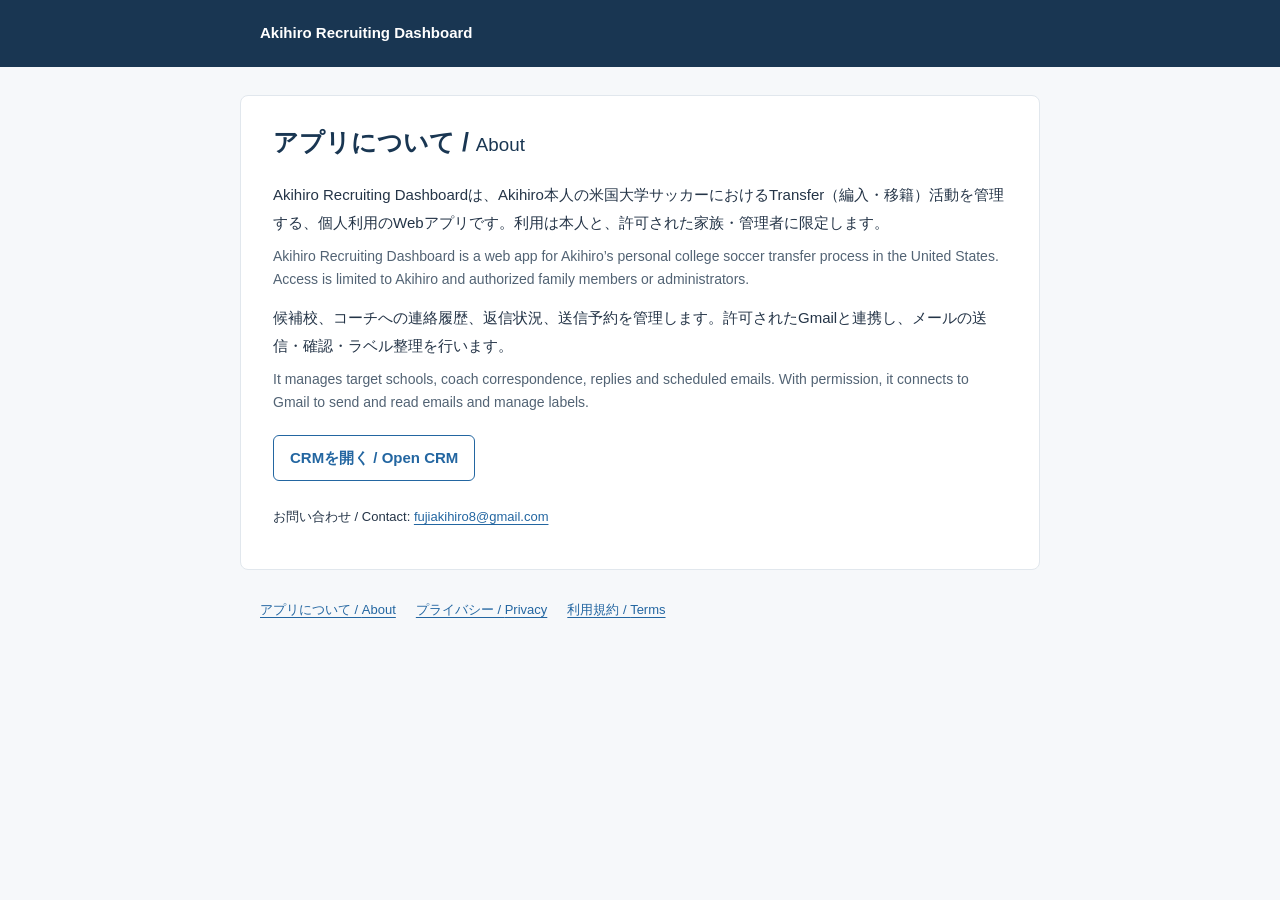
<file: about.html>
<!doctype html>
<html lang="ja">
<head>
  <meta charset="utf-8">
  <meta name="viewport" content="width=device-width, initial-scale=1">
  <meta name="description" content="Akihiro本人の大学サッカーのTransfer活動を管理する個人利用のWebアプリ。">
  <meta name="referrer" content="no-referrer">
  <title>アプリについて — Akihiro Recruiting Dashboard</title>
  <link rel="stylesheet" href="public-pages.css">
</head>
<body>
  <header class="site-header"><a href="about.html">Akihiro Recruiting Dashboard</a></header>
  <main>
    <h1>アプリについて / <span lang="en">About</span></h1>
    <p>Akihiro Recruiting Dashboardは、Akihiro本人の米国大学サッカーにおけるTransfer（編入・移籍）活動を管理する、個人利用のWebアプリです。利用は本人と、許可された家族・管理者に限定します。</p>
    <p class="translation" lang="en">Akihiro Recruiting Dashboard is a web app for Akihiro’s personal college soccer transfer process in the United States. Access is limited to Akihiro and authorized family members or administrators.</p>
    <p>候補校、コーチへの連絡履歴、返信状況、送信予約を管理します。許可されたGmailと連携し、メールの送信・確認・ラベル整理を行います。</p>
    <p class="translation" lang="en">It manages target schools, coach correspondence, replies and scheduled emails. With permission, it connects to Gmail to send and read emails and manage labels.</p>
    <p><a class="button" href="./">CRMを開く / <span lang="en">Open CRM</span></a></p>
    <p class="contact">お問い合わせ / <span lang="en">Contact:</span> <a href="mailto:fujiakihiro8@gmail.com">fujiakihiro8@gmail.com</a></p>
  </main>
  <footer><nav aria-label="アプリ情報"><a href="about.html" aria-current="page">アプリについて / <span lang="en">About</span></a><a href="privacy.html">プライバシー / <span lang="en">Privacy</span></a><a href="terms.html">利用規約 / <span lang="en">Terms</span></a></nav></footer>
</body>
</html>
</file>
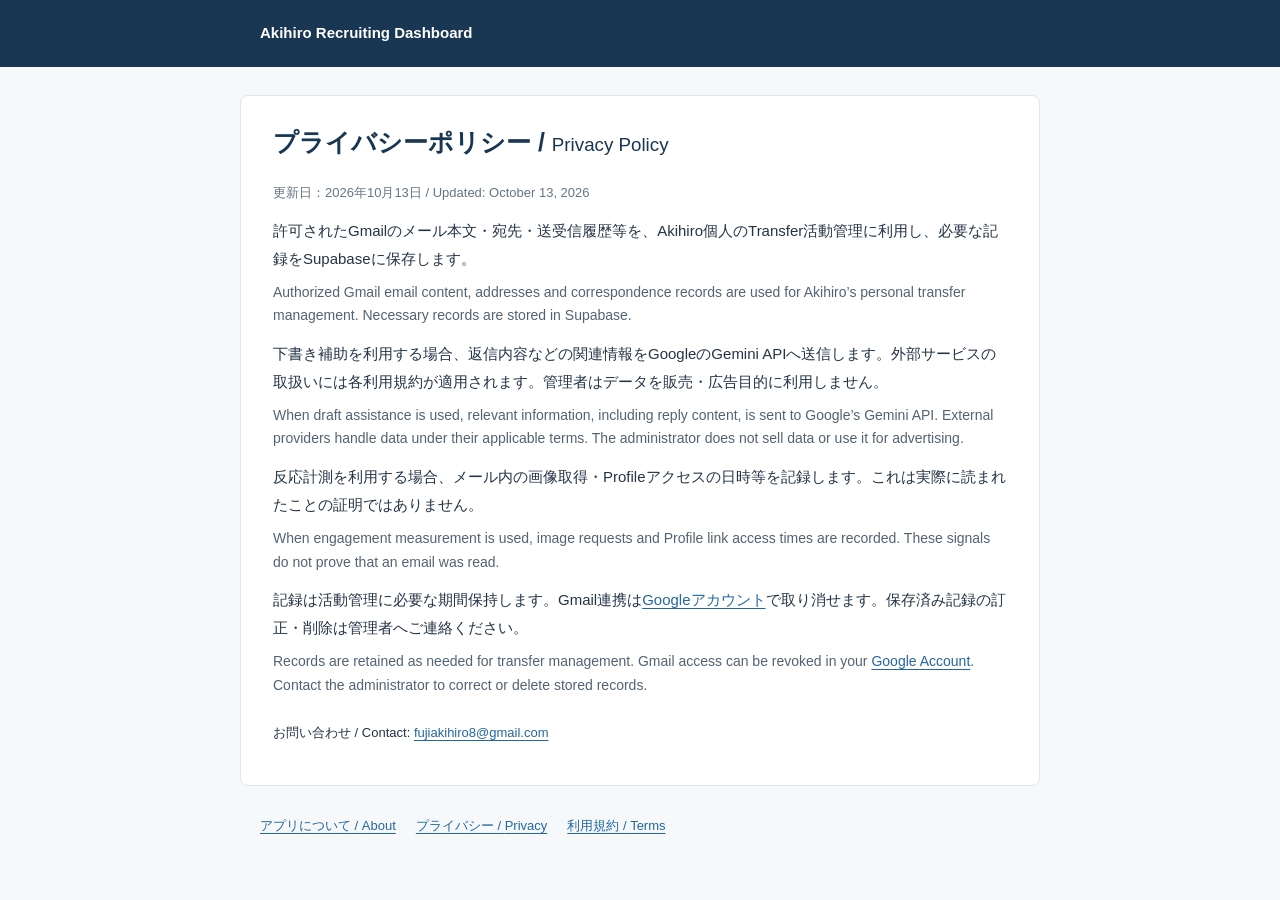
<file: privacy.html>
<!doctype html>
<html lang="ja">
<head>
  <meta charset="utf-8">
  <meta name="viewport" content="width=device-width, initial-scale=1">
  <meta name="description" content="個人のTransfer活動管理における情報の取扱い。">
  <meta name="referrer" content="no-referrer">
  <title>プライバシーポリシー — Akihiro Recruiting Dashboard</title>
  <link rel="stylesheet" href="public-pages.css">
</head>
<body>
  <header class="site-header"><a href="about.html">Akihiro Recruiting Dashboard</a></header>
  <main>
    <h1>プライバシーポリシー / <span lang="en">Privacy Policy</span></h1>
    <p class="updated">更新日：2026年10月13日 / <span lang="en">Updated: October 13, 2026</span></p>
    <p>許可されたGmailのメール本文・宛先・送受信履歴等を、Akihiro個人のTransfer活動管理に利用し、必要な記録をSupabaseに保存します。</p>
    <p class="translation" lang="en">Authorized Gmail email content, addresses and correspondence records are used for Akihiro’s personal transfer management. Necessary records are stored in Supabase.</p>
    <p>下書き補助を利用する場合、返信内容などの関連情報をGoogleのGemini APIへ送信します。外部サービスの取扱いには各利用規約が適用されます。管理者はデータを販売・広告目的に利用しません。</p>
    <p class="translation" lang="en">When draft assistance is used, relevant information, including reply content, is sent to Google’s Gemini API. External providers handle data under their applicable terms. The administrator does not sell data or use it for advertising.</p>
    <p>反応計測を利用する場合、メール内の画像取得・Profileアクセスの日時等を記録します。これは実際に読まれたことの証明ではありません。</p>
    <p class="translation" lang="en">When engagement measurement is used, image requests and Profile link access times are recorded. These signals do not prove that an email was read.</p>
    <p>記録は活動管理に必要な期間保持します。Gmail連携は<a href="https://myaccount.google.com/connections" rel="noreferrer">Googleアカウント</a>で取り消せます。保存済み記録の訂正・削除は管理者へご連絡ください。</p>
    <p class="translation" lang="en">Records are retained as needed for transfer management. Gmail access can be revoked in your <a href="https://myaccount.google.com/connections" rel="noreferrer">Google Account</a>. Contact the administrator to correct or delete stored records.</p>
    <p class="contact">お問い合わせ / <span lang="en">Contact:</span> <a href="mailto:fujiakihiro8@gmail.com">fujiakihiro8@gmail.com</a></p>
  </main>
  <footer><nav aria-label="アプリ情報"><a href="about.html">アプリについて / <span lang="en">About</span></a><a href="privacy.html" aria-current="page">プライバシー / <span lang="en">Privacy</span></a><a href="terms.html">利用規約 / <span lang="en">Terms</span></a></nav></footer>
</body>
</html>
</file>
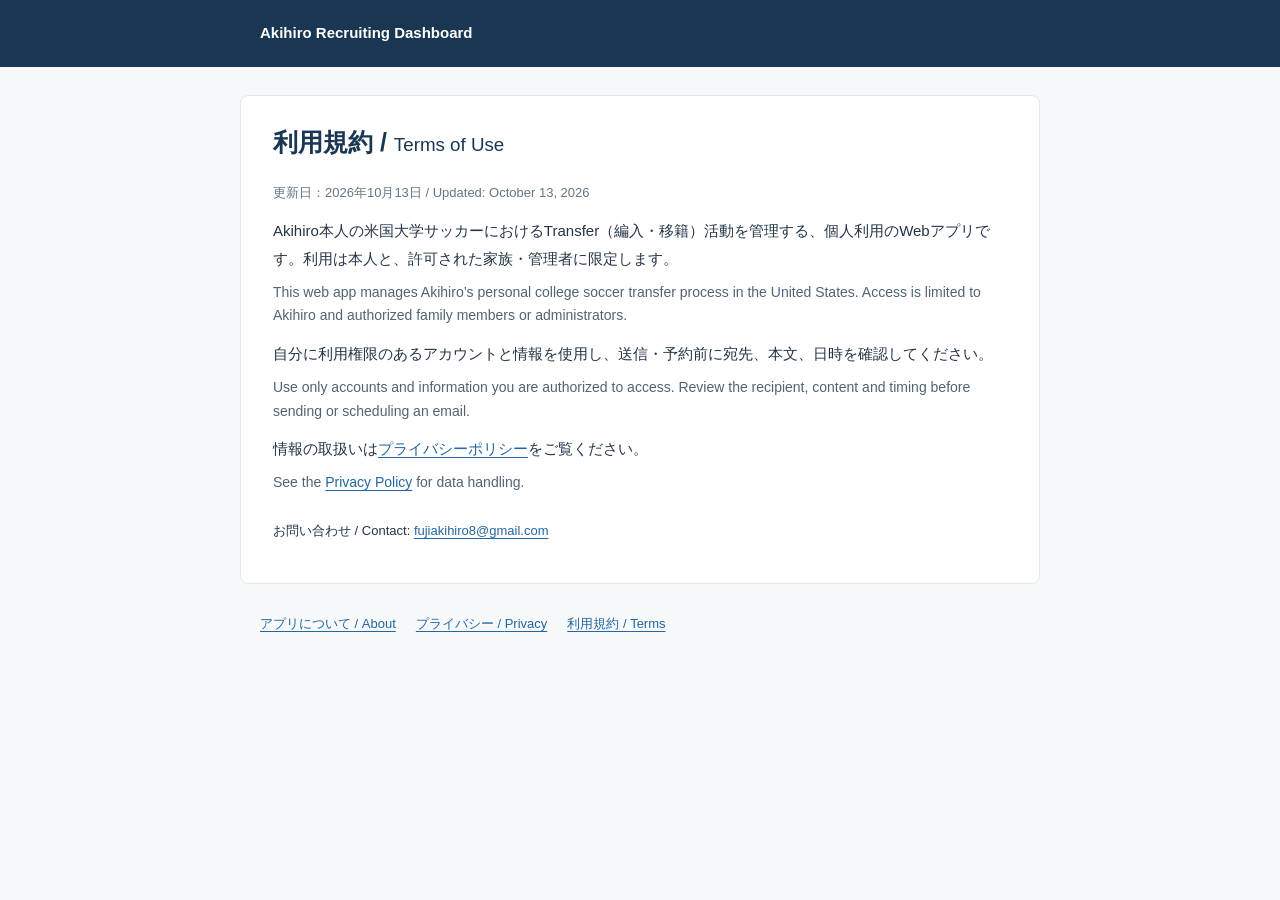
<file: terms.html>
<!doctype html>
<html lang="ja">
<head>
  <meta charset="utf-8">
  <meta name="viewport" content="width=device-width, initial-scale=1">
  <meta name="description" content="Akihiro個人のTransfer活動管理用アプリの利用条件。">
  <meta name="referrer" content="no-referrer">
  <title>利用規約 — Akihiro Recruiting Dashboard</title>
  <link rel="stylesheet" href="public-pages.css">
</head>
<body>
  <header class="site-header"><a href="about.html">Akihiro Recruiting Dashboard</a></header>
  <main>
    <h1>利用規約 / <span lang="en">Terms of Use</span></h1>
    <p class="updated">更新日：2026年10月13日 / <span lang="en">Updated: October 13, 2026</span></p>
    <p>Akihiro本人の米国大学サッカーにおけるTransfer（編入・移籍）活動を管理する、個人利用のWebアプリです。利用は本人と、許可された家族・管理者に限定します。</p>
    <p class="translation" lang="en">This web app manages Akihiro’s personal college soccer transfer process in the United States. Access is limited to Akihiro and authorized family members or administrators.</p>
    <p>自分に利用権限のあるアカウントと情報を使用し、送信・予約前に宛先、本文、日時を確認してください。</p>
    <p class="translation" lang="en">Use only accounts and information you are authorized to access. Review the recipient, content and timing before sending or scheduling an email.</p>
    <p>情報の取扱いは<a href="privacy.html">プライバシーポリシー</a>をご覧ください。</p>
    <p class="translation" lang="en">See the <a href="privacy.html">Privacy Policy</a> for data handling.</p>
    <p class="contact">お問い合わせ / <span lang="en">Contact:</span> <a href="mailto:fujiakihiro8@gmail.com">fujiakihiro8@gmail.com</a></p>
  </main>
  <footer><nav aria-label="アプリ情報"><a href="about.html">アプリについて / <span lang="en">About</span></a><a href="privacy.html">プライバシー / <span lang="en">Privacy</span></a><a href="terms.html" aria-current="page">利用規約 / <span lang="en">Terms</span></a></nav></footer>
</body>
</html>
</file>
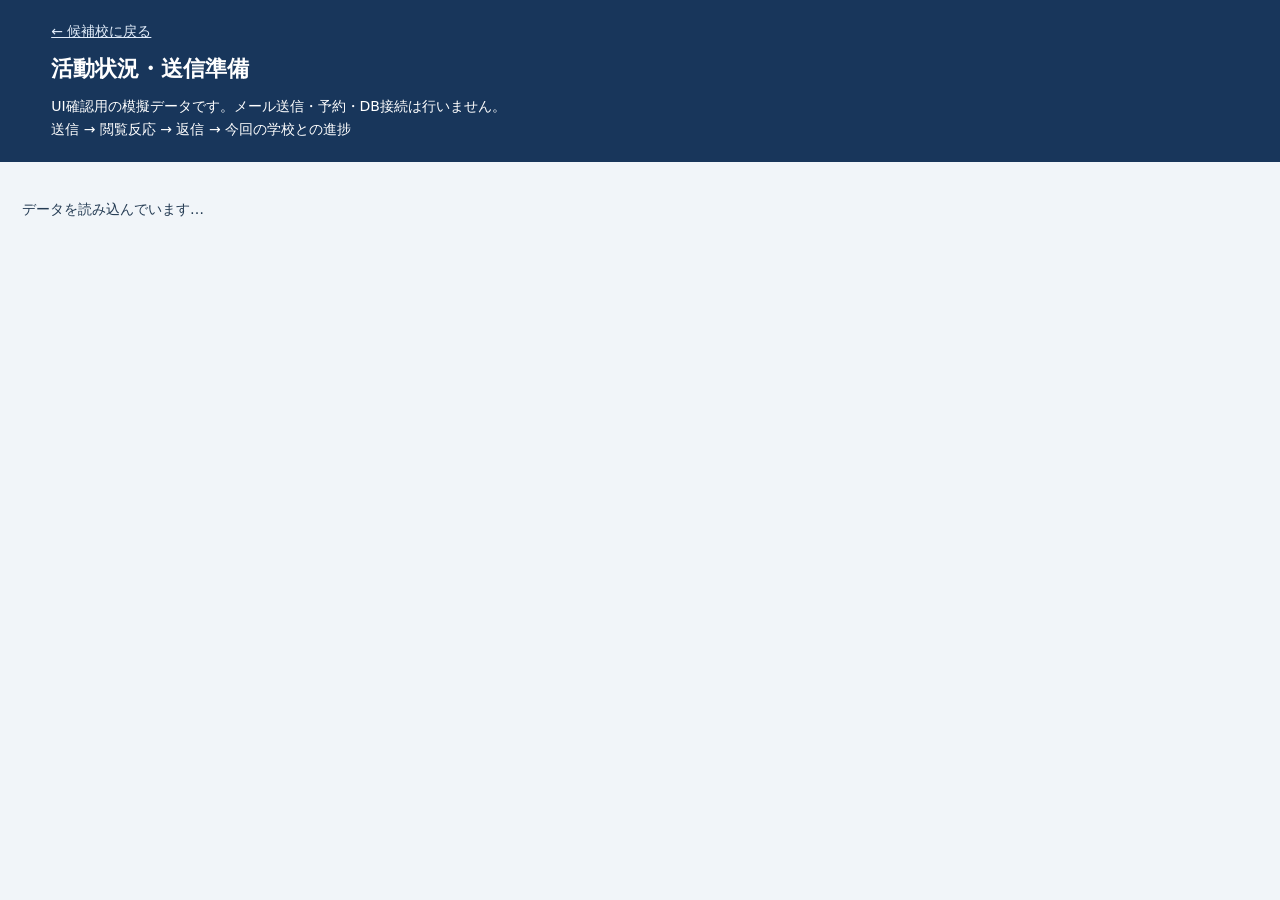
<file: tests/activity-fixture.html>
<!doctype html><html lang="ja"><head><meta charset="utf-8"><meta name="viewport" content="width=device-width,initial-scale=1"><title>CRM UI fixture — no sending</title><script src="activity-fixture-data.js"></script><link rel="stylesheet" href="../activity.css"><script src="../recruiting-status.js?v=20261112-step2b"></script><script src="../activity.js?v=20261112-step2b" defer></script></head><body><header><a href="index.html">← 候補校に戻る</a><h1>活動状況・送信準備</h1><p>UI確認用の模擬データです。メール送信・予約・DB接続は行いません。</p><p>送信 → 閲覧反応 → 返信 → 今回の学校との進捗</p></header><main><p id="message" role="status">データを読み込んでいます…</p><div id="app" hidden><div class="toolbar"><label>活動<select id="campaign"></select></label><label>集計単位<select id="unit"><option value="school">学校</option><option value="coach">コーチ</option></select></label><label>送信段階<select id="stage"><option value="initial">初回メール</option><option value="follow_up_1">Follow-up 1</option><option value="follow_up_2">Follow-up 2</option></select></label><button id="refresh">表示を更新</button><button id="sync-replies">Gmail返信を取り込む</button></div><p id="scope"></p><nav><button id="overview">活動状況</button><button id="prepare">送信準備</button><button id="preflight">予約前チェック</button><a href="index.html?area=active">返信済み学校・過去のやり取り</a></nav><section id="stats"><div id="charts" class="charts"></div><p>反応の円グラフはYouTube → Profile → 開封の兆候の順に1区分へ集計。重複を含む各反応の実数も表示します。「反応未検知」は未読の証明ではありません。</p></section><section><div class="toolbar"><label>学校・コーチを検索<input id="search" type="search"></label><label>表示<select id="filter"><option value="all">すべて</option><option value="ready">送信候補</option><option value="review">要確認（作業が必要）</option><option value="excluded">今回の一括送信対象外</option></select></label><button id="clear">グラフの絞り込みを解除</button></div><section id="sync-issues" aria-label="同期の要確認"></section><p id="result"></p><div id="list"></div></section></div></main><dialog id="detail"><div class="dialog-head"><h2 id="detail-title"></h2><button id="close">閉じる ×</button></div><div id="detail-body"></div></dialog></body></html>
</file>
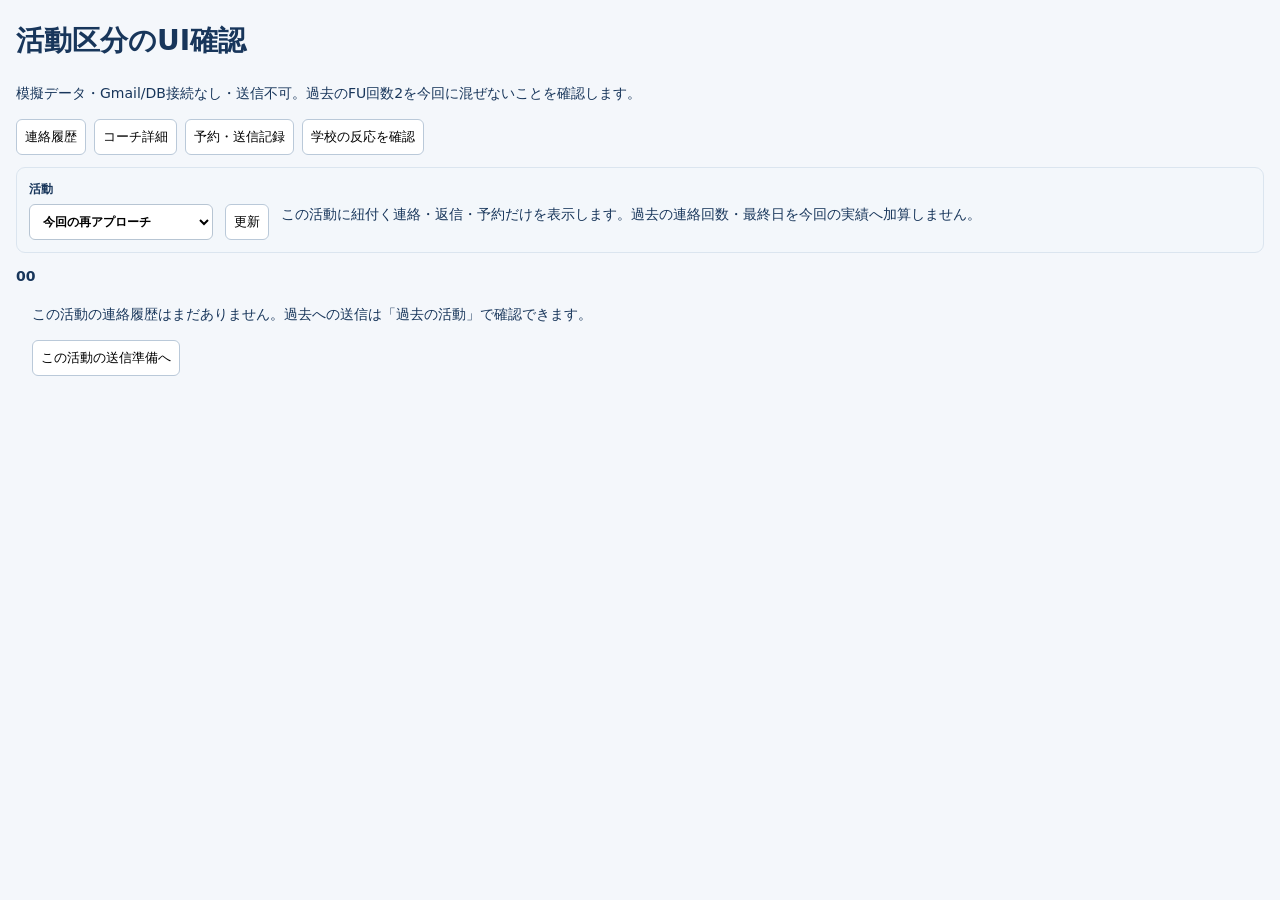
<file: tests/activity-scope-preview.html>
<!doctype html><html lang="ja"><meta charset="utf-8"><meta name="viewport" content="width=device-width,initial-scale=1"><title>Activity scope UI fixture</title><link rel="stylesheet" href="../recruiting-activity-scope.css"><style>body{font:14px/1.6 system-ui;margin:16px;color:#18365b;background:#f4f7fb}button{padding:8px;border:1px solid #bac9d9;border-radius:6px;background:white;cursor:pointer}[hidden]{display:none!important}aside{border:2px solid #c5d5e5;background:white;padding:12px}h2{font-size:20px}.crm-empty{padding:16px}.scope-toolbar{display:flex;gap:8px;flex-wrap:wrap}</style>
<h1>活動区分のUI確認</h1><p>模擬データ・Gmail/DB接続なし・送信不可。過去のFU回数2を今回に混ぜないことを確認します。</p>
<nav class="scope-toolbar"><button id="show-history">連絡履歴</button><button id="show-coaches">コーチ詳細</button><button id="show-reservations">予約・送信記録</button><button id="show-school-reactions">学校の反応を確認</button></nav>
<div data-scope-toolbar class="activity-scope-tools"><label>活動<select data-correspondence-scope></select></label><button data-scope-refresh>更新</button><p data-scope-note></p></div>
<section id="history-pane"><b id="outreach-area-count"></b><b id="nav-count-outreach"></b><div id="outreach-school-list"></div></section>
<section id="coach-pane" hidden><div id="crm-legacy-overview">旧累積UI</div><div id="crm-scoped-overview"></div></section>
<section id="reservation-pane" hidden><button id="crm-tab-reservations">予約・送信記録</button><div id="crm-legacy-reservations">旧予約</div><div id="crm-scoped-reservations"></div></section>
<section id="interest-pane" hidden><div id="crm-legacy-interest" hidden></div><div id="crm-scoped-interest" hidden></div></section>
<aside id="crm-drawer" hidden><button id="close-drawer">閉じる</button><div class="coach-overview-facts">累積情報</div><div id="crm-activity-context"></div><details id="crm-history-section" open><summary id="crm-history-summary">履歴</summary><div id="crm-history-list"></div></details><h3>閲覧・動画の反応</h3><div id="crm-contact-engagement"></div></aside>
<script src="../recruiting-activity-scope.js?v=20261113-review"></script><script>
const campaign={id:'new',name:'今回の再アプローチ',campaign_key:'new',created_at:'2026-11-13'},contacts=[{id:'hc',university_id:1,coach_name:'Head Example',coach_role:'head_coach',coach_email:'shared@example.edu',contact_status:'no_response',contact_count:3,follow_up_count:2,last_contact_at:'2026-10-20'},{id:'ac',university_id:1,coach_name:'Assistant Example',coach_role:'assistant_coach',coach_email:'shared@example.edu',contact_status:'no_response',contact_count:3,follow_up_count:2,last_contact_at:'2026-10-20'}],schools=[{id:1,name:'Example University',fav:true}];
const histories=[{id:'old',contact_id:'hc',event_type:'follow_up_sent',event_at:'2026-10-20T00:00:00Z',note:'過去のFollow-up 2',gmail_message_id:'old-message'},{id:'common',contact_id:'hc',event_type:'note',event_at:'2026-11-13T00:00:00Z',note:'活動未分類の共通メモ'}];
const tables={recruiting_campaigns:[campaign],recruiting_campaign_contacts:contacts.map(c=>({campaign_id:'new',contact_id:c.id})),recruiting_campaign_messages:[],recruiting_campaign_deliveries:[],recruiting_campaign_schools:[],recruiting_contact_history:histories,recruiting_activity_records:[{id:'label',history_id:'old',gmail_message_id:'old-message',activity_scope:'legacy'}],recruiting_email_tracking:[{id:'old-track',contact_id:'hc',university_id:1,status:'sent',gmail_message_id:'old-message',stage:'follow_up_2',sent_at:'2026-10-20T00:00:00Z',first_open_at:'2026-10-20T01:00:00Z'}],recruiting_initial_email_jobs:[],recruiting_followup_batch_items:[{id:'old-reservation',mode:'production',contact_id:'hc',university_id:1,status:'sent',expected_follow_up_count:1,scheduled_at:'2026-10-20T00:00:00Z',sent_at:'2026-10-20T00:00:00Z',recipient_email:'shared@example.edu'}],recruiting_inbound_leads:[],recruiting_campaign_issues:[]};
const client={from(table){return {select(){return this},eq(key,value){if(key!=='owner_user_id'||value!=='fixture')throw Error('Unexpected owner');return this},order(){return this},async range(a,b){return {data:structuredClone((tables[table]||[]).slice(a,b+1)),error:null}}}}};
const ui=window.CRMActivityUI;ui.configure({client:()=>client,owner:()=> 'fixture',isTest:()=>false,contacts:()=>contacts,schools:()=>schools,outreachFilter:()=> 'all',schoolName:u=>u.name,openContact:id=>{document.getElementById('crm-drawer').hidden=false;ui.onContact(contacts.find(c=>c.id===id),'crm');ui.renderHistory(histories.filter(h=>h.contact_id===id));},openPreparation(){alert('UI fixture: no navigation or sending')},cancelLegacy(){throw Error('UI fixture does not cancel real mail')}});
function show(id){['history-pane','coach-pane','reservation-pane','interest-pane'].forEach(p=>document.getElementById(p).hidden=p!==id);ui.onArea(id==='history-pane'?'outreach':'crm');}
document.getElementById('show-school-reactions').onclick=()=>{show('interest-pane');ui.openInterest(1);};document.getElementById('show-history').onclick=()=>show('history-pane');document.getElementById('show-coaches').onclick=()=>show('coach-pane');document.getElementById('show-reservations').onclick=()=>show('reservation-pane');document.getElementById('close-drawer').onclick=()=>document.getElementById('crm-drawer').hidden=true;ui.onArea('outreach');
</script></html>
</file>
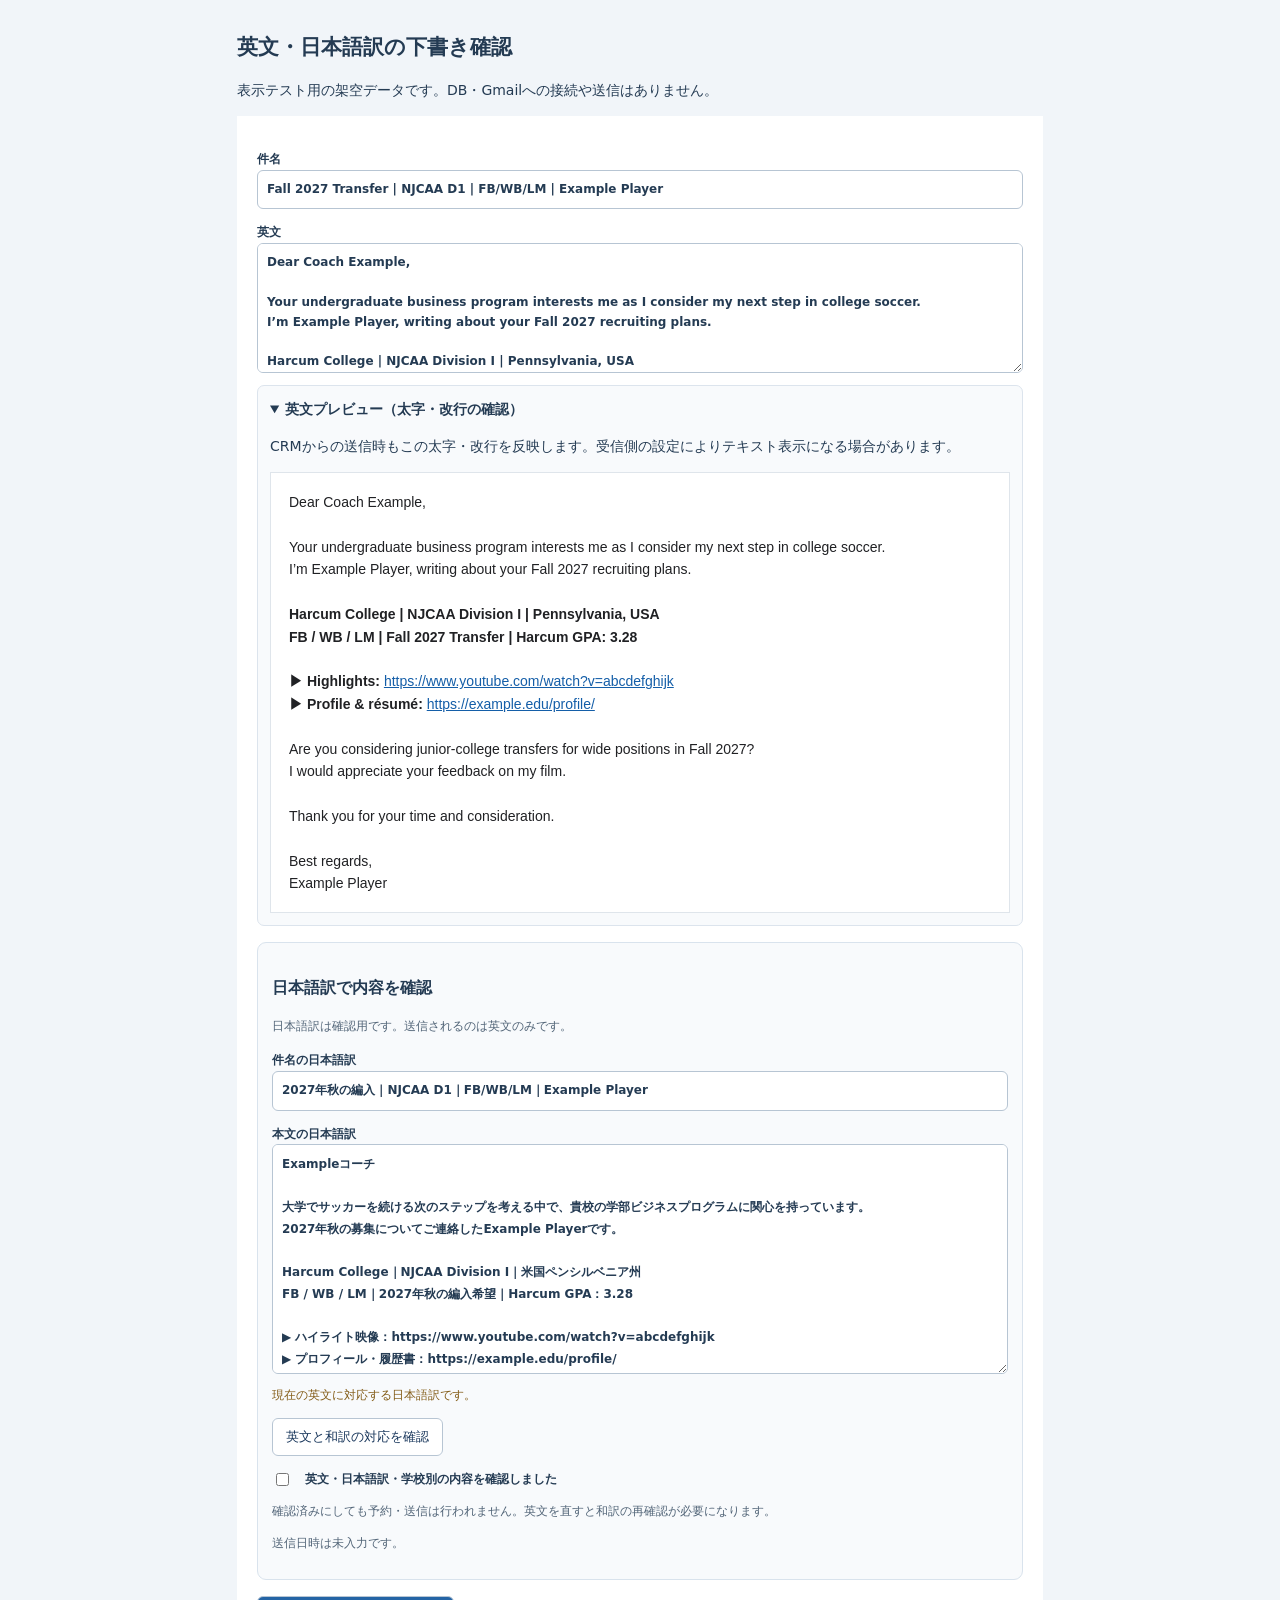
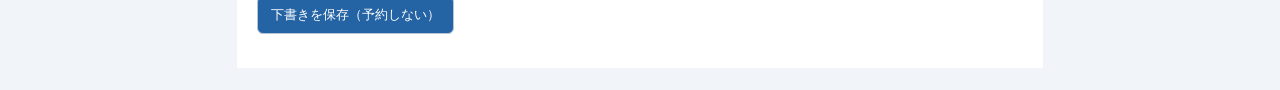
<file: tests/draft-preview.html>
<!doctype html><html lang="ja"><meta charset="utf-8"><meta name="viewport" content="width=device-width,initial-scale=1"><title>Draft review preview</title><link rel="stylesheet" href="../activity.css"><style>main{max-width:850px}input{width:100%}#detail-body{background:white;padding:20px}h1{font-size:21px}</style>
<main><h1>英文・日本語訳の下書き確認</h1><p>表示テスト用の架空データです。DB・Gmailへの接続や送信はありません。</p><div id="detail-body"><label>件名<input id="draft-subject"></label><label>英文<textarea id="draft-body"></textarea></label><div id="review-module"></div><button id="save-fixture" class="primary">下書きを保存（予約しない）</button><p id="save-result" role="status"></p></div></main>
<script src="../recruiting-email-format.js"></script><script src="../campaign-draft-review.js"></script><script>
const m={subject:'Fall 2027 Transfer | NJCAA D1 | FB/WB/LM | Example Player',body:'Dear Coach Example,\n\nYour undergraduate business program interests me as I consider my next step in college soccer.\nI’m Example Player, writing about your Fall 2027 recruiting plans.\n\nHarcum College | NJCAA Division I | Pennsylvania, USA\nFB / WB / LM | Fall 2027 Transfer | Harcum GPA: 3.28\n\n▶ Highlights: https://www.youtube.com/watch?v=abcdefghijk\n▶ Profile & résumé: https://example.edu/profile/\n\nAre you considering junior-college transfers for wide positions in Fall 2027?\nI would appreciate your feedback on my film.\n\nThank you for your time and consideration.\n\nBest regards,\nExample Player'};
let r={source_subject:m.subject,source_body:m.body,subject_ja:'2027年秋の編入｜NJCAA D1｜FB/WB/LM｜Example Player',body_ja:'Exampleコーチ\n\n大学でサッカーを続ける次のステップを考える中で、貴校の学部ビジネスプログラムに関心を持っています。\n2027年秋の募集についてご連絡したExample Playerです。\n\nHarcum College｜NJCAA Division I｜米国ペンシルベニア州\nFB / WB / LM｜2027年秋の編入希望｜Harcum GPA：3.28\n\n▶ ハイライト映像：https://www.youtube.com/watch?v=abcdefghijk\n▶ プロフィール・履歴書：https://example.edu/profile/\n\n2027年秋にサイドのポジションでジュニアカレッジからの編入選手を検討されていますか。\n映像へのご意見をいただけましたら幸いです。\n\nご検討いただきありがとうございます。\n\nExample Player',reviewed:false,sources:[],note:'送信日時は未入力です。'};
document.getElementById('draft-subject').value=m.subject;document.getElementById('draft-body').value=m.body;document.getElementById('review-module').innerHTML=CampaignDraftReview.html(m,r);CampaignDraftReview.bind(m,r,{fixture:1});document.getElementById('save-fixture').onclick=()=>{document.getElementById('save-result').textContent='表示テスト：下書き保存のみ。予約・送信なし。';};
</script></html>
</file>
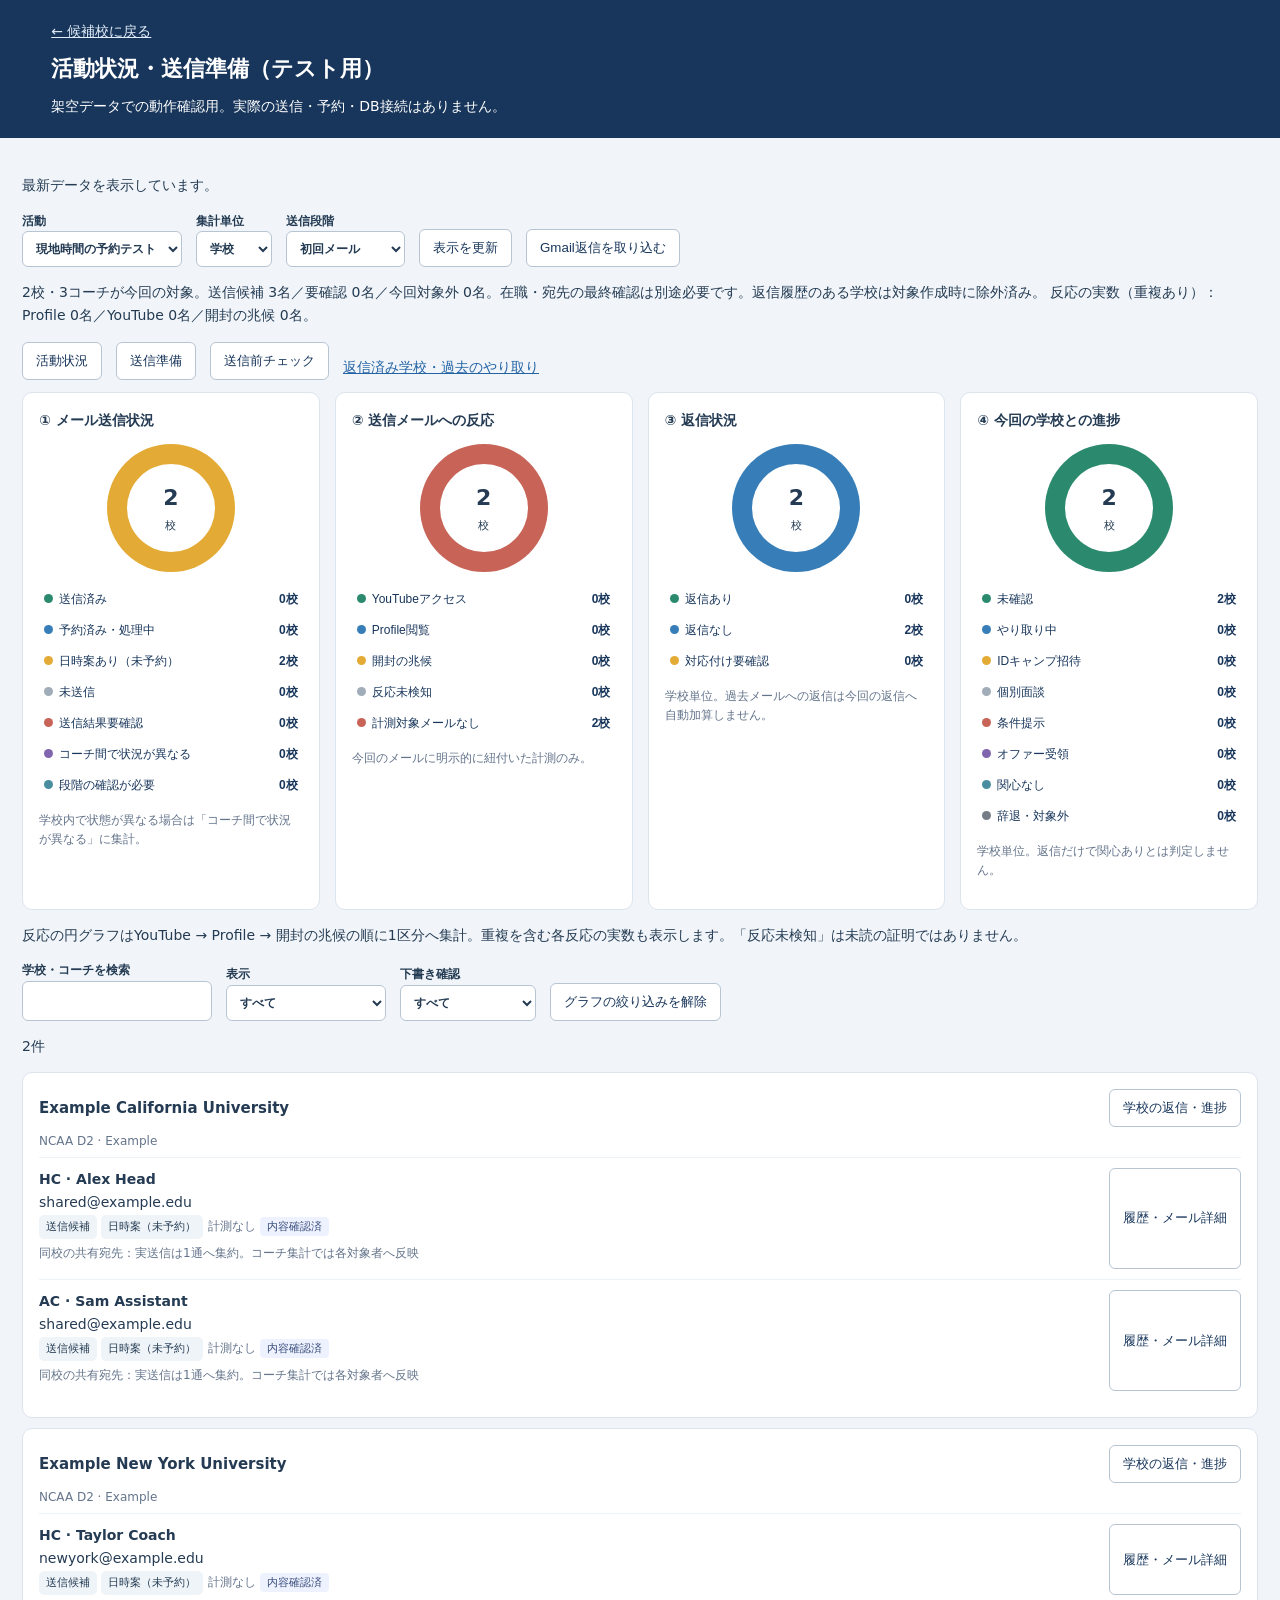
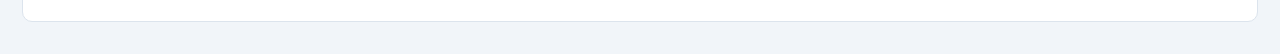
<file: tests/local-scheduling-preview.html>
<!doctype html><html lang="ja"><head><meta charset="utf-8"><meta name="viewport" content="width=device-width,initial-scale=1"><title>活動状況・送信準備｜Recruiting CRM</title><script src="local-scheduling-fixture.js"></script><link rel="stylesheet" href="../activity.css?v=20261116-local"><script src="../recruiting-status.js?v=20261112-step2b"></script><script src="../recruiting-email-format.js?v=20261113-format"></script><script src="../campaign-draft-review.js?v=20261113-format"></script><script src="../recruiting-schedule-time.js?v=20261116-local"></script><script src="../activity.js?v=20261116-local" defer></script></head><body><header><a href="index.html">← 候補校に戻る</a><h1>活動状況・送信準備（テスト用）</h1><p>架空データでの動作確認用。実際の送信・予約・DB接続はありません。</p></header><main><p id="message" role="status">データを読み込んでいます…</p><div id="app" hidden><div class="toolbar"><label>活動<select id="campaign"></select></label><label>集計単位<select id="unit"><option value="school">学校</option><option value="coach">コーチ</option></select></label><label>送信段階<select id="stage"><option value="initial">初回メール</option><option value="follow_up_1">Follow-up 1</option><option value="follow_up_2">Follow-up 2</option></select></label><button id="refresh">表示を更新</button><button id="sync-replies">Gmail返信を取り込む</button></div><p id="scope"></p><nav><button id="overview">活動状況</button><button id="prepare">送信準備</button><button id="reserve-all" hidden>対象をまとめて予約</button><button id="preflight">送信前チェック</button><a href="index.html?area=active">返信済み学校・過去のやり取り</a></nav><section id="stats"><div id="charts" class="charts"></div><p>反応の円グラフはYouTube → Profile → 開封の兆候の順に1区分へ集計。重複を含む各反応の実数も表示します。「反応未検知」は未読の証明ではありません。</p></section><section><div class="toolbar"><label>学校・コーチを検索<input id="search" type="search"></label><label>表示<select id="filter"><option value="all">すべて</option><option value="ready">送信候補</option><option value="review">要確認（作業が必要）</option><option value="excluded">今回の一括送信対象外</option></select></label><label>下書き確認<select id="draft-filter"><option value="all">すべて</option><option value="empty">文案未作成</option><option value="translation_missing">和訳の準備待ち</option><option value="stale">和訳の更新待ち</option><option value="draft">保存済み・未確認</option><option value="reviewed">内容確認済</option></select></label><button id="clear">グラフの絞り込みを解除</button></div><section id="sync-issues" aria-label="同期の要確認"></section><p id="result"></p><div id="list"></div></section></div></main><dialog id="detail"><div class="dialog-head"><h2 id="detail-title"></h2><button id="close">閉じる ×</button></div><div id="detail-body"></div></dialog></body></html>
</file>
<file: public-pages.css>
:root{color-scheme:light;font-family:-apple-system,BlinkMacSystemFont,"Segoe UI","Noto Sans JP",sans-serif;color:#243447;background:#f6f8fa}
*{box-sizing:border-box}
body{margin:0;font-size:15px;line-height:1.85}
.site-header{padding:22px max(20px,calc((100% - 760px)/2));background:#193652;line-height:1.5}
.site-header a{color:white;text-decoration:none;font-weight:700;overflow-wrap:anywhere}
main{max-width:800px;margin:28px auto;padding:28px 32px;background:white;border:1px solid #e1e7ed;border-radius:8px}
h1{font-size:25px;line-height:1.5;margin:0 0 20px;color:#193652}
h2{font-size:18px;line-height:1.6;margin:28px 0 10px;color:#193652}
p{margin:12px 0}
ul{padding-left:24px}
a{color:#2366a1;text-underline-offset:3px;overflow-wrap:anywhere}
a:focus-visible{outline:3px solid #88bde6;outline-offset:3px}
.updated{font-size:13px;color:#657585}
.button{display:inline-block;padding:8px 16px;margin-top:8px;border:1px solid #2366a1;border-radius:6px;text-decoration:none;font-weight:600}
footer{max-width:800px;margin:0 auto;padding:0 20px 32px;font-size:13px}
footer nav{display:flex;flex-wrap:wrap;gap:8px 20px}
@media(max-width:600px){body{font-size:14px}main{margin:16px 12px;padding:24px 20px}h1{font-size:22px}h2{font-size:17px}.site-header{padding:18px 20px}}

.translation{font-size:14px;color:#526374;margin-top:-4px;line-height:1.7}.contact{margin-top:24px;font-size:13px}h1 span{font-size:.75em;font-weight:500}
</file>
<file: activity.css>
*{box-sizing:border-box}body{margin:0;background:#f1f5f9;color:#243b53;font:14px/1.65 system-ui,sans-serif}header{background:#18365b;color:white;padding:20px 4vw}header a{color:#e2edfa}h1{font-size:22px;margin:8px 0}header p{margin:0}main{max-width:1450px;margin:auto;padding:22px}.toolbar,nav{display:flex;gap:14px;align-items:end;flex-wrap:wrap;margin:12px 0}label{display:block;font-weight:600;font-size:12px}select,input,textarea{display:block;padding:9px;border:1px solid #b7c5d3;border-radius:6px;background:white;color:#243b53;max-width:100%;font:inherit}textarea{width:100%;min-height:130px}button{border:1px solid #b7c5d3;border-radius:6px;padding:9px 13px;background:white;color:#18365b;cursor:pointer}button:hover{background:#e7f0fa}a{color:#2464a5}.charts{display:grid;grid-template-columns:repeat(4,minmax(0,1fr));gap:15px}.chart,article{background:white;border:1px solid #dce4ed;border-radius:10px;padding:16px}.chart h3{font-size:14px;margin:0 0 12px}.ring{border-radius:50%;width:128px;height:128px;margin:0 auto 14px;display:grid;place-items:center}.hole{border-radius:50%;width:88px;height:88px;background:white;display:grid;place-content:center;text-align:center;font-size:22px;font-weight:bold}.hole small{font-size:11px;font-weight:normal}.legend{display:flex;width:100%;justify-content:space-between;gap:8px;margin:4px 0;border:0;padding:5px;text-align:left;font-size:12px}.dot{display:inline-block;width:9px;height:9px;border-radius:50%;margin-right:6px}.note{font-size:12px;color:#64748b}.school-head{display:flex;justify-content:space-between;gap:10px;align-items:center}article{margin:10px 0}article h3{font-size:15px;margin:0}article p{margin:5px 0}.coach{display:flex;justify-content:space-between;gap:10px;padding:10px 0;border-top:1px solid #edf2f7}.badge{display:inline-block;background:#eff4f8;border-radius:5px;padding:3px 7px;font-size:11px}.warn{color:#a35412}dialog{border:0;border-radius:10px;width:min(850px,95vw);max-height:92vh;padding:20px;box-shadow:0 20px 80px #0005}dialog::backdrop{background:#10243b88}.dialog-head{display:flex;justify-content:space-between;gap:10px;align-items:start;position:sticky;top:-20px;background:white;padding:10px 0}dialog h2{font-size:18px}pre{white-space:pre-wrap;overflow-wrap:anywhere;background:#f5f7fa;padding:10px;font:12px/1.6 system-ui}#detail-body label{margin-top:14px}#detail-body input{width:100%}.primary{background:#2464a5;color:white}.active{outline:2px solid #2464a5}#message.error{background:#fff1f2;color:#9f1239;padding:15px}#list:empty{padding:30px}@media(max-width:1000px){.charts{grid-template-columns:repeat(2,1fr)}}@media(max-width:550px){main{padding:12px}.charts{grid-template-columns:1fr}.coach{flex-wrap:wrap}}


button:disabled{opacity:.5;cursor:not-allowed}#detail-body details{margin:12px 0;border:1px solid #dce4ed;border-radius:7px;padding:12px}summary{cursor:pointer;font-weight:600;overflow-wrap:anywhere}#detail-body input[type=checkbox]{display:inline-block;width:auto;margin-right:8px}.coach>div{min-width:0;overflow-wrap:anywhere}.school-head{flex-wrap:wrap}#sync-issues details{background:#fff8ed;padding:12px;border-radius:8px}

#list[inert]{opacity:.6}
.draft-proof,.draft-translation{border:1px solid #d9e3ed;border-radius:9px;padding:14px;margin:16px 0;background:#f8fafc}.draft-email-preview{background:white;border:1px solid #dfe5eb;padding:18px;margin-top:12px;overflow-wrap:anywhere}.draft-translation textarea{min-height:230px;line-height:1.8}.draft-review-check{display:flex;align-items:start;gap:8px}.draft-review-check input{width:auto}.draft-translation p{font-size:12px;color:#526578}.draft-translation #draft-review-notice{color:#835c17}.draft-status{background:#eef2ff;color:#394e7c;padding:3px 7px;border-radius:4px;font-size:11px}


.schedule-editor{margin:20px 0;padding:16px;border:1px solid #a9c3d9;border-radius:10px;background:#f8fbfe}.schedule-editor h3{margin-top:0}.schedule-summary{padding:0 12px;border-left:3px solid #3579a8}.schedule-summary p{overflow-wrap:anywhere}.schedule-editor input{max-width:100%;box-sizing:border-box}.schedule-table-wrap{overflow-x:auto}.schedule-table{border-collapse:collapse;width:100%;font-size:14px}.schedule-table th,.schedule-table td{text-align:left;vertical-align:top;padding:10px;border-bottom:1px solid #dce5ed}.schedule-table th{background:#f0f5f9}.schedule-table td{min-width:130px}.schedule-table td:first-child{min-width:35px}.scheduled-mail{padding:16px;margin:12px 0;border:1px solid #d6e2ed;border-radius:10px}.scheduled-mail h3{margin:0 0 8px}.scheduled-mail details{margin:12px 0}.scheduled-mail pre{white-space:pre-wrap;overflow-wrap:anywhere}.scheduled-mail button{margin-top:8px}
@media(max-width:600px){.schedule-editor{padding:12px}.schedule-table{font-size:12px}.schedule-table th,.schedule-table td{padding:8px}.schedule-editor button{width:100%;margin-left:0}}
</file>
<file: recruiting-activity-scope.css>
.activity-scope-tools{display:flex;flex-wrap:wrap;align-items:end;gap:12px;margin:12px 0;padding:12px;background:#f3f7fb;border:1px solid #dbe5ef;border-radius:9px}.activity-scope-tools label,.scope-tools label{display:flex;flex-direction:column;gap:5px;font-size:12px;font-weight:600}.activity-scope-tools select,.scope-tools input,.scope-tools select,#crm-drawer-scope{padding:9px;border:1px solid #b7c5d3;border-radius:6px;max-width:100%;font:inherit;background:#fff}.scope-tools{display:flex;flex-wrap:wrap;gap:12px;align-items:end;margin:12px 0}.scope-check{flex-direction:row!important;align-items:center}.scope-contact{display:flex;justify-content:space-between;align-items:start;flex-wrap:wrap;gap:12px;background:#fff;border:1px solid #dce4ed;border-radius:9px;padding:14px;margin:10px 0}.scope-contact>div{min-width:0;flex:1 1 260px}.scope-contact h3{font-size:14px;margin:0 0 7px}.scope-contact p{font-size:12px;margin:6px 0;overflow-wrap:anywhere}.scope-event{border-top:1px solid #e3eaf2;padding:12px 0;font-size:12px;overflow-wrap:anywhere}.scope-event p{margin:5px 0}.scope-badge{display:inline-block;font-size:11px;padding:3px 7px;border-radius:5px;background:#edf3fa;color:#1a365d}.scope-caption{font-size:12px;color:#586f87}.scope-note{white-space:pre-wrap;overflow-wrap:anywhere;background:#f5f8fb;padding:10px}.scope-stages{color:#4c6480}#crm-activity-context{padding:12px;border:1px solid #d6e2ef;border-radius:9px;background:#f7fafc;margin-bottom:12px}#crm-activity-context select{display:block;width:100%;margin:7px 0}#crm-scoped-overview,#crm-scoped-reservations,#crm-scoped-interest{padding:14px}#crm-legacy-overview[hidden],#crm-legacy-reservations[hidden],#crm-legacy-interest[hidden]{display:none!important}@media(max-width:550px){.activity-scope-tools{align-items:stretch}.activity-scope-tools label{width:100%}.activity-scope-tools select{width:100%}.scope-contact>div{flex-basis:100%}.scope-tools>label{flex:1 1 100%}.scope-tools input[type=search],.scope-tools select{width:100%}}
</file>
